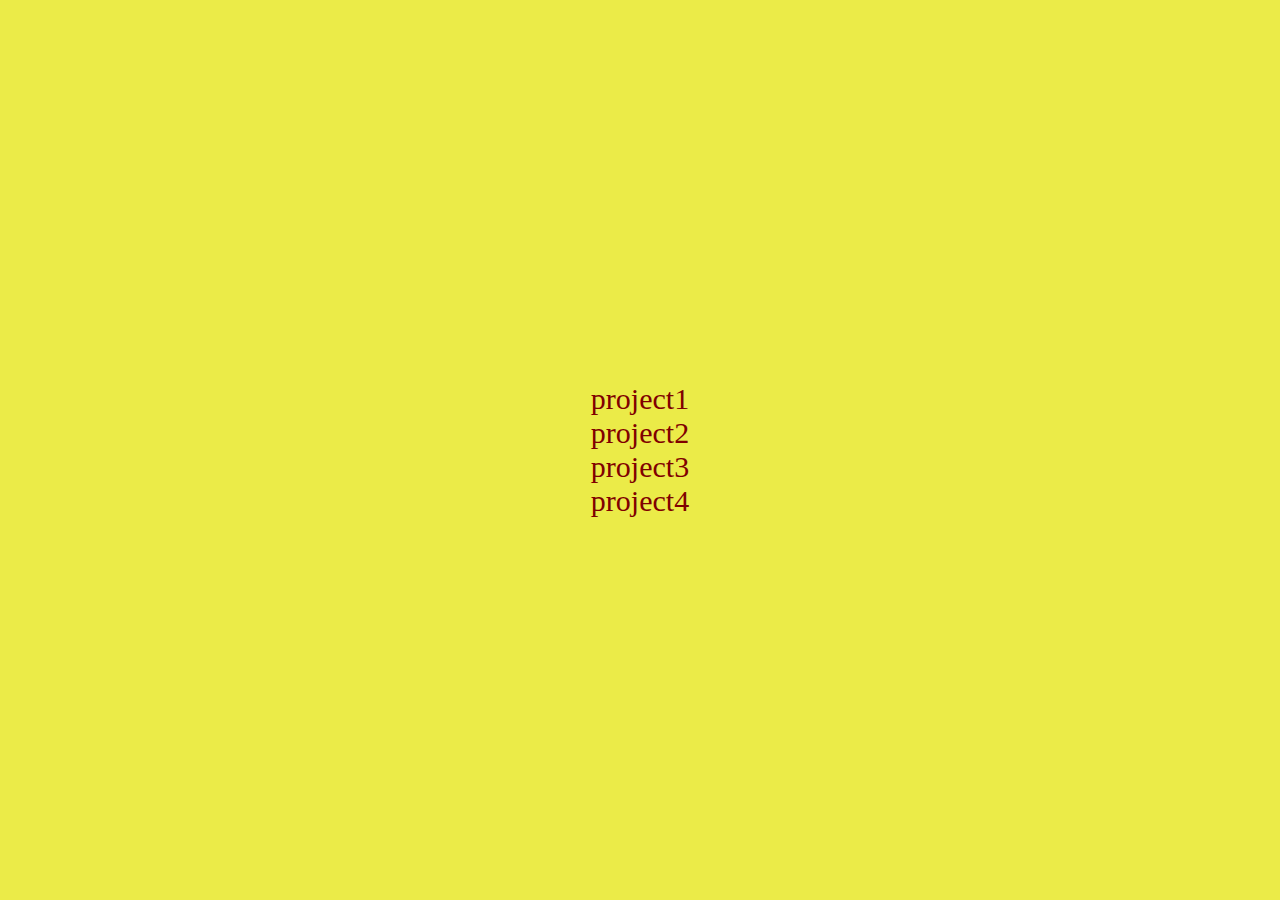
<file: index.html>
<!DOCTYPE html>
<html lang="en">
<head>
    <meta charset="UTF-8">
    <meta name="viewport" content="width=device-width, initial-scale=1.0">
    <title>Document</title>
    <link rel="stylesheet" href="home.css">
</head>
<body>
    <div class="main">
     <div class="list_item">
        <ul>
        <li>
            <a href="project1">project1</a>
        </li>
         <li>
            <a href="project2">project2</a>
         </li>
         <li>
            <a href="project3/">project3</a>
         </li>
         <li>
            <a href="project4/">project4</a>
         </li>

        </ul>
        

     </div>



    </div>
</body>
</html>
</file>
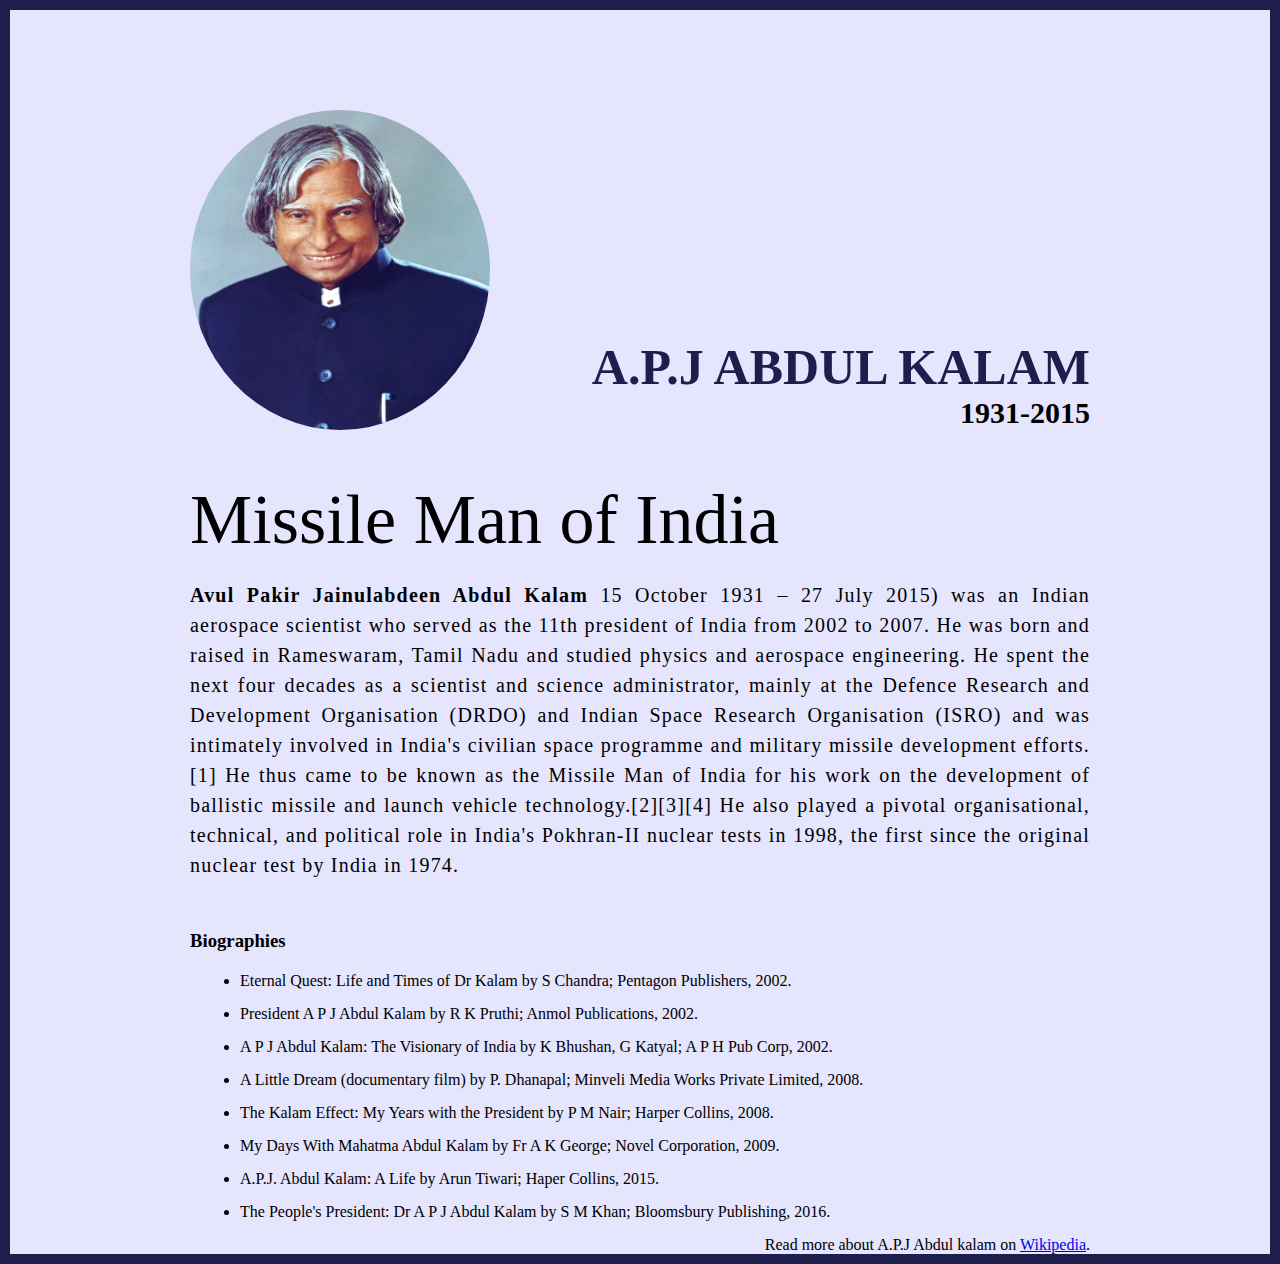
<file: project1/index.html>
<!DOCTYPE html>
<html lang="en">
<head>
    <meta charset="UTF-8">
    <meta name="viewport" content="width=device-width, initial-scale=1.0">
    <title>tribute website A.P.J abdul kalam</title>
    <link rel="stylesheet" href="style.css">
</head>
<body>
    <div class="container">
        <div class="content">
        <section class="top_section">
            <div class="image_container">
                <img src="image/A._P._J._Abdul_Kalam.jpg" alt="tribute">
            </div>
            <div>
                <h1>A.P.J Abdul Kalam</h1>
                <h4>1931-2015</h4>
            </div>
        </section>  
        <section class="about_section">
            <h2>Missile Man of India</h2>
            <p>
            <b>Avul Pakir Jainulabdeen Abdul Kalam</b> 15 October 1931 – 27 July
            2015) was an Indian aerospace scientist who served as the 11th
            president of India from 2002 to 2007. He was born and raised in
            Rameswaram, Tamil Nadu and studied physics and aerospace
            engineering. He spent the next four decades as a scientist and
            science administrator, mainly at the Defence Research and
            Development Organisation (DRDO) and Indian Space Research
            Organisation (ISRO) and was intimately involved in India's civilian
            space programme and military missile development efforts.[1] He thus
            came to be known as the Missile Man of India for his work on the
            development of ballistic missile and launch vehicle
            technology.[2][3][4] He also played a pivotal organisational,
            technical, and political role in India's Pokhran-II nuclear tests in
            1998, the first since the original nuclear test by India in 1974.
            </p>
        </section> 
        <section class="biography_section">
            <h3>Biographies </h3>
            <ul>
                <li>
                  Eternal Quest: Life and Times of Dr Kalam by S Chandra; Pentagon
                  Publishers, 2002.
                </li>
                <li>
                  President A P J Abdul Kalam by R K Pruthi; Anmol Publications,
                  2002.
                </li>
                <li>
                  A P J Abdul Kalam: The Visionary of India by K Bhushan, G Katyal;
                  A P H Pub Corp, 2002.
                </li>
                <li>
                  A Little Dream (documentary film) by P. Dhanapal; Minveli Media
                  Works Private Limited, 2008.
                </li>
                <li>
                  The Kalam Effect: My Years with the President by P M Nair; Harper
                  Collins, 2008.
                </li>
                <li>
                  My Days With Mahatma Abdul Kalam by Fr A K George; Novel
                  Corporation, 2009.
                </li>
                <li>
                  A.P.J. Abdul Kalam: A Life by Arun Tiwari; Haper Collins, 2015.
                </li>
                <li>
                  The People's President: Dr A P J Abdul Kalam by S M Khan;
                  Bloomsbury Publishing, 2016.
                </li>
              </ul>
        </section>    
        <footer>
          <p>Read more about A.P.J Abdul kalam on <a href="https://en.wikipedia.org/wiki/A._P._J._Abdul_Kalam">Wikipedia</a>.</p>
        </footer> 
    </div>
</div>
</body>
</html>
</file>
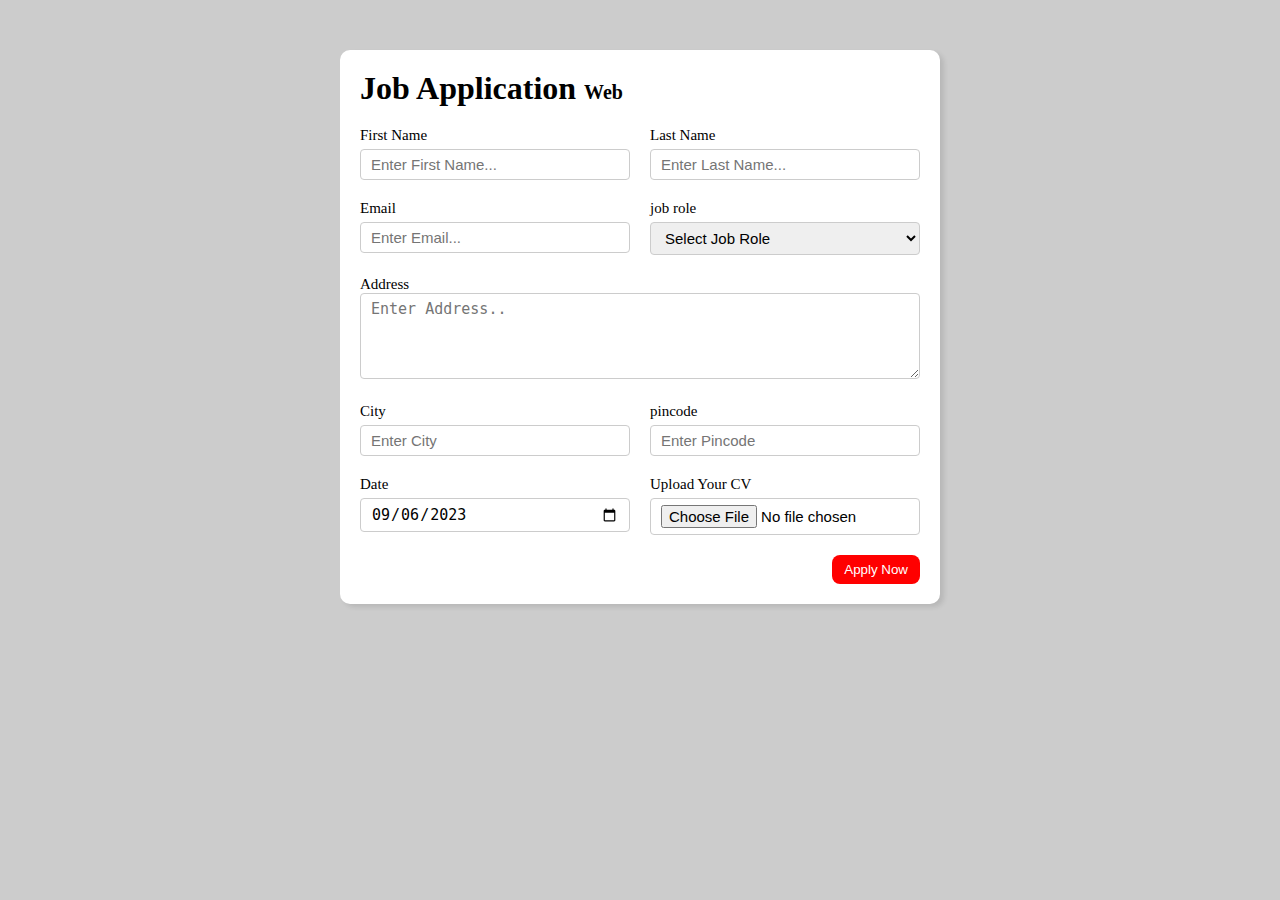
<file: project2/index.html>
<!DOCTYPE html>
<html lang="en">
<head>
    <meta charset="UTF-8">
    <meta name="viewport" content="width=device-width, initial-scale=1.0">
    <title>job application form</title>
    <link rel="stylesheet" href="style.css">
</head>
<body>
  <div class="container">
   <div class="apply_box">
<h1>
    Job Application
    <span class="title_small">Web</span>
</h1>
<form action="">
    <div class="form_container">
    <div class="form_control">
        <label for="first_name">First Name</label>
        <input type="text" id="first_name" name="first_name" placeholder="Enter First Name...">
    </div>

    <div class="form_control">
        <label for="last_name">Last Name</label>
        <input type="text" id="last_name" name="last_name" placeholder="Enter Last Name...">
    </div>

    <div class="form_control">
        <label for="email">Email</label>
        <input type="email" id="email" name="email" placeholder="Enter Email...">
    </div>
    <div class="form_control">
        <label for="job_role">job role</label>
        <select name="job_role" id="job_role">
        <option value="">Select Job Role</option>
        <option value="frontend">Frontend Developer</option>
        <option value="backend">Backend Developer</option>
        <option value="full_stack">Full Stack Developer</option>
        <option value="ui_ux">UI UX Designer</option>
        </select>
    </div>
    <div class="textarea_control">
        <label for="address">Address</label><br>
        <textarea name="address" id="address" cols="50" rows="4" placeholder="Enter Address.."></textarea>
    </div>
    <div class="form_control">
    <label for="city">City</label>
    <input id="city" name="city" placeholder="Enter City">
</div>
<div class="form_control">
    <label for="pincode">pincode</label>
    <input type="number" id="pincode" name="pincode" placeholder="Enter Pincode">
</div>
<div class="form_control">
    <label for="date">Date</label>
    <input value="2023-09-06"  type="date" id="date" name="date">
</div>
<div class="form_control">
    <label for="upload">Upload Your CV</label>
    <input type="file" id="upload" name="upload" placeholder="Upload CV">
</div>
    </div>
<div class="button_container">
    <button type="submit">Apply Now</button>
</div>
</form>

   </div>

  </div>  
</body>
</html>
</file>
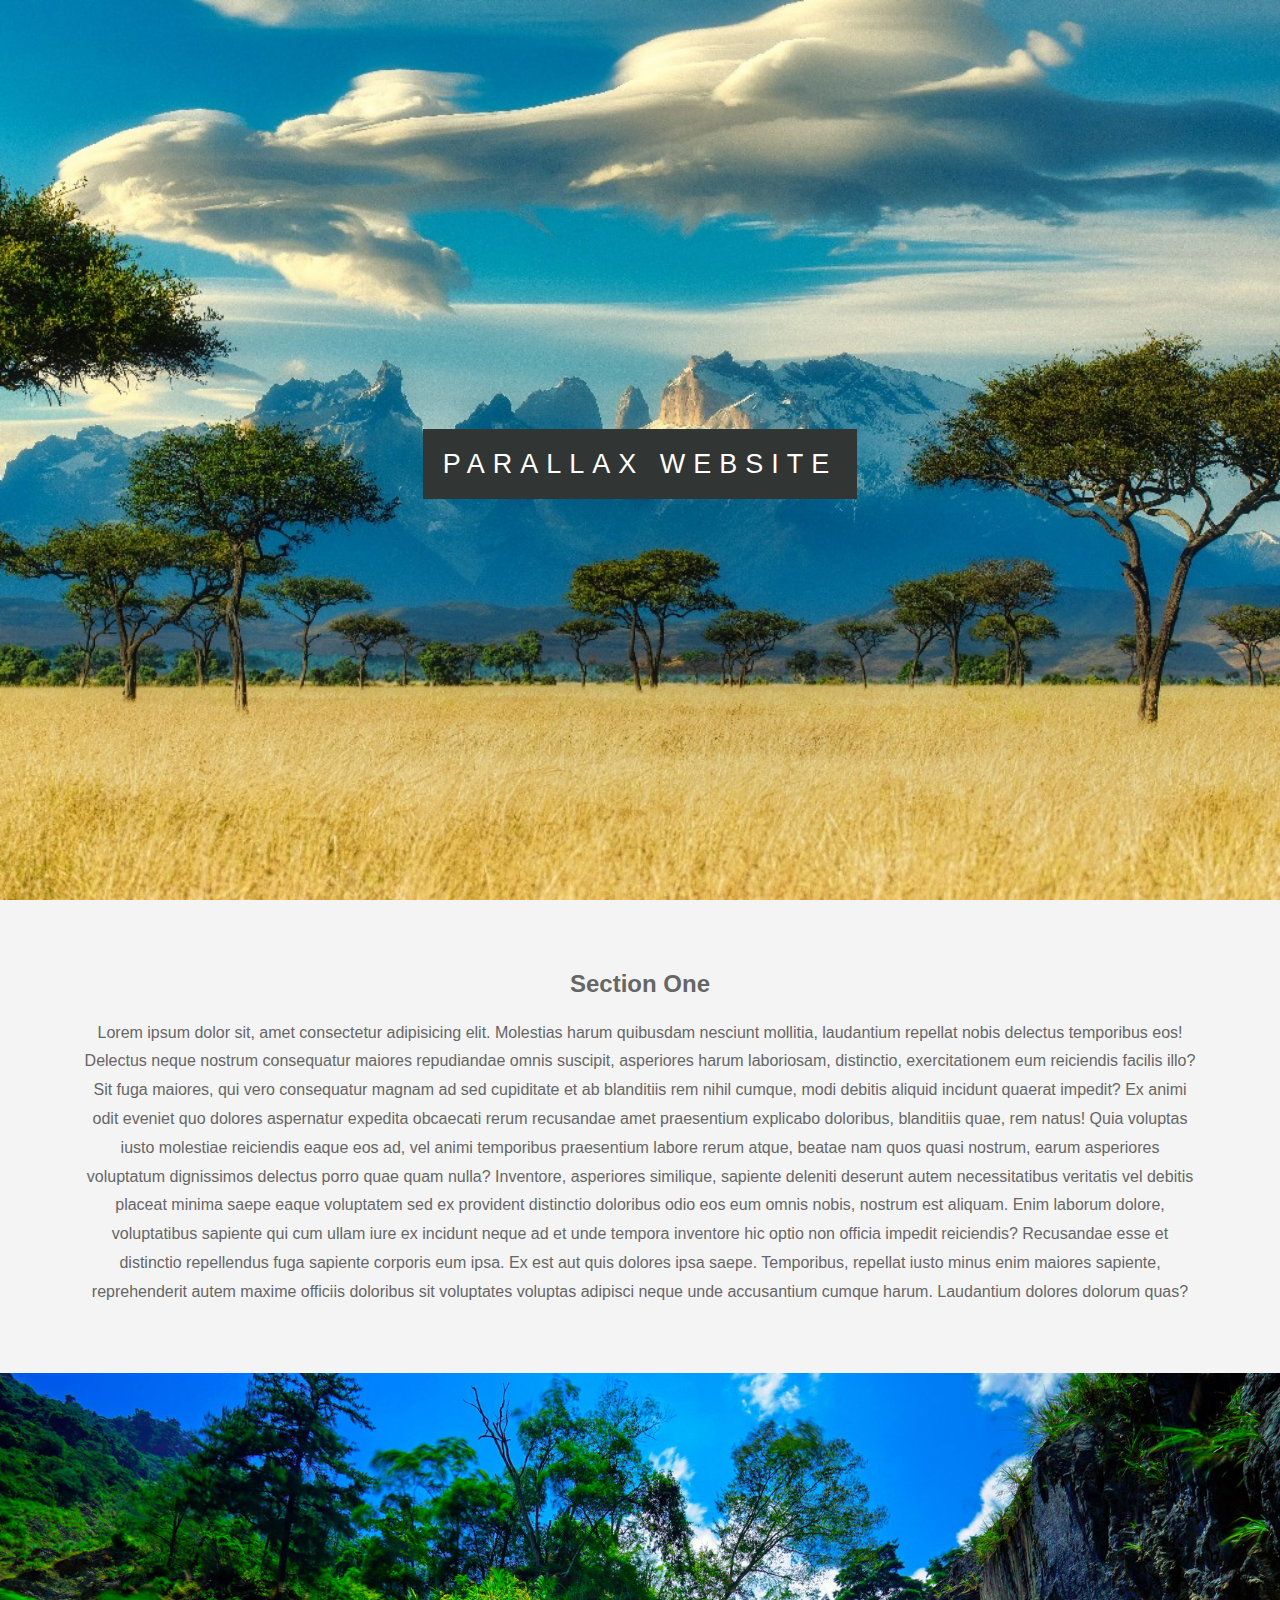
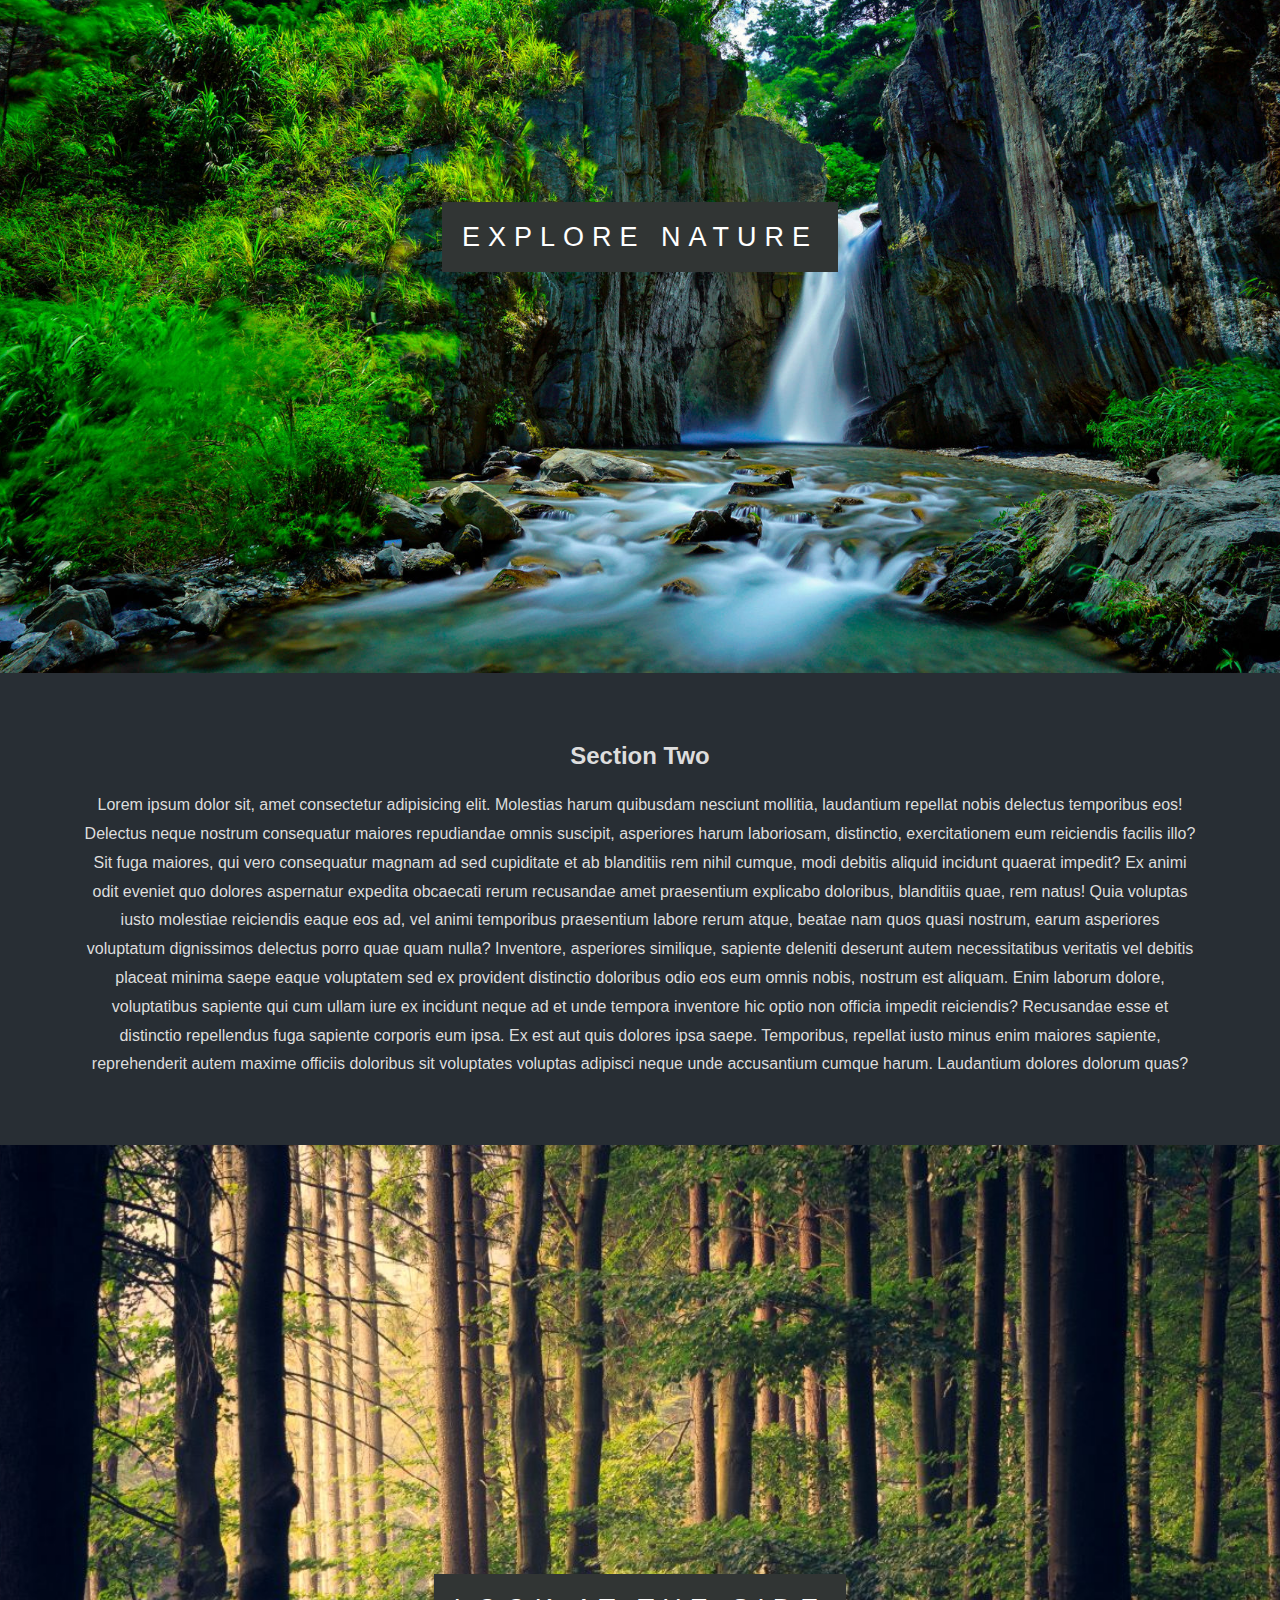
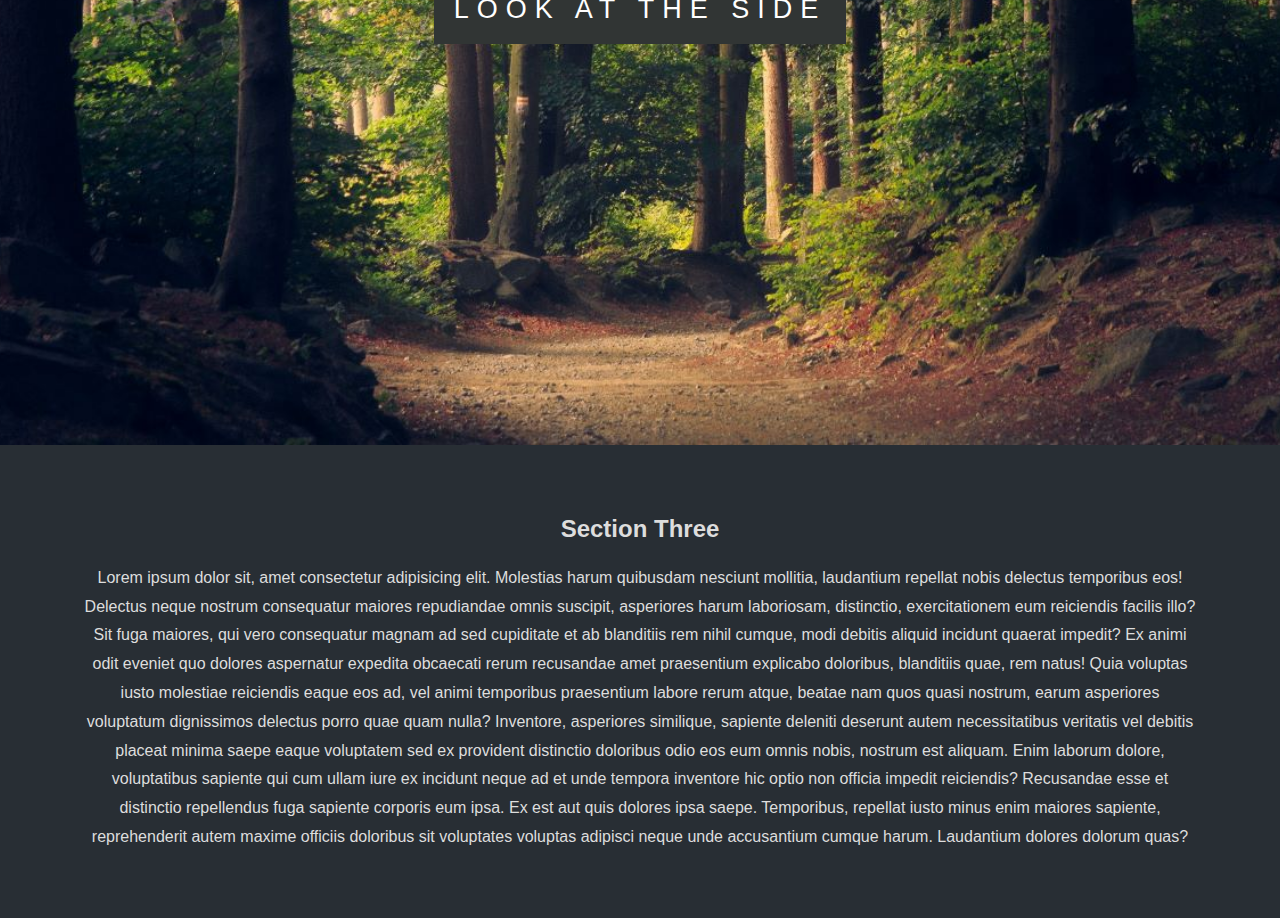
<file: project3/index.html>
<!DOCTYPE html>
<html lang="en">
<head>
    <meta charset="UTF-8">
    <meta name="viewport" content="width=device-width, initial-scale=1.0">
    <title>parallax website</title>
    <link rel="stylesheet" href="style.css">
</head>
<body>
 <section class="pimg1">
    <div class="ptext">
        <span class="textBg">
            parallax website
        </span>
    </div>
 </section>  
 <section class="section section-light">
    <h2>Section One</h2>
    <p>Lorem ipsum dolor sit, amet consectetur adipisicing elit. Molestias harum quibusdam nesciunt mollitia, laudantium repellat nobis delectus temporibus eos! Delectus neque nostrum consequatur maiores repudiandae omnis suscipit, asperiores harum laboriosam, distinctio, exercitationem eum reiciendis facilis illo? Sit fuga maiores, qui vero consequatur magnam ad sed cupiditate et ab blanditiis rem nihil cumque, modi debitis aliquid incidunt quaerat impedit? Ex animi odit eveniet quo dolores aspernatur expedita obcaecati rerum recusandae amet praesentium explicabo doloribus, blanditiis quae, rem natus! Quia voluptas iusto molestiae reiciendis eaque eos ad, vel animi temporibus praesentium labore rerum atque, beatae nam quos quasi nostrum, earum asperiores voluptatum dignissimos delectus porro quae quam nulla? Inventore, asperiores similique, sapiente deleniti deserunt autem necessitatibus veritatis vel debitis placeat minima saepe eaque voluptatem sed ex provident distinctio doloribus odio eos eum omnis nobis, nostrum est aliquam. Enim laborum dolore, voluptatibus sapiente qui cum ullam iure ex incidunt neque ad et unde tempora inventore hic optio non officia impedit reiciendis? Recusandae esse et distinctio repellendus fuga sapiente corporis eum ipsa. Ex est aut quis dolores ipsa saepe. Temporibus, repellat iusto minus enim maiores sapiente, reprehenderit autem maxime officiis doloribus sit voluptates voluptas adipisci neque unde accusantium cumque harum. Laudantium dolores dolorum quas?</p>
 </section> 
 
 <section class="pimg2">
    <div class="ptext">
        <span class="textBg">
            explore Nature
        </span>
    </div>
 </section>  
 <section class="section section-dark">
    <h2>Section Two</h2>
    <p>Lorem ipsum dolor sit, amet consectetur adipisicing elit. Molestias harum quibusdam nesciunt mollitia, laudantium repellat nobis delectus temporibus eos! Delectus neque nostrum consequatur maiores repudiandae omnis suscipit, asperiores harum laboriosam, distinctio, exercitationem eum reiciendis facilis illo? Sit fuga maiores, qui vero consequatur magnam ad sed cupiditate et ab blanditiis rem nihil cumque, modi debitis aliquid incidunt quaerat impedit? Ex animi odit eveniet quo dolores aspernatur expedita obcaecati rerum recusandae amet praesentium explicabo doloribus, blanditiis quae, rem natus! Quia voluptas iusto molestiae reiciendis eaque eos ad, vel animi temporibus praesentium labore rerum atque, beatae nam quos quasi nostrum, earum asperiores voluptatum dignissimos delectus porro quae quam nulla? Inventore, asperiores similique, sapiente deleniti deserunt autem necessitatibus veritatis vel debitis placeat minima saepe eaque voluptatem sed ex provident distinctio doloribus odio eos eum omnis nobis, nostrum est aliquam. Enim laborum dolore, voluptatibus sapiente qui cum ullam iure ex incidunt neque ad et unde tempora inventore hic optio non officia impedit reiciendis? Recusandae esse et distinctio repellendus fuga sapiente corporis eum ipsa. Ex est aut quis dolores ipsa saepe. Temporibus, repellat iusto minus enim maiores sapiente, reprehenderit autem maxime officiis doloribus sit voluptates voluptas adipisci neque unde accusantium cumque harum. Laudantium dolores dolorum quas?</p>
 </section>

 <section class="pimg3">
    <div class="ptext">
        <span class="textBg">
       Look At The Side     
        </span>
    </div>
 </section>  
 <section class="section section-three">
    <h2>Section Three</h2>
    <p>Lorem ipsum dolor sit, amet consectetur adipisicing elit. Molestias harum quibusdam nesciunt mollitia, laudantium repellat nobis delectus temporibus eos! Delectus neque nostrum consequatur maiores repudiandae omnis suscipit, asperiores harum laboriosam, distinctio, exercitationem eum reiciendis facilis illo? Sit fuga maiores, qui vero consequatur magnam ad sed cupiditate et ab blanditiis rem nihil cumque, modi debitis aliquid incidunt quaerat impedit? Ex animi odit eveniet quo dolores aspernatur expedita obcaecati rerum recusandae amet praesentium explicabo doloribus, blanditiis quae, rem natus! Quia voluptas iusto molestiae reiciendis eaque eos ad, vel animi temporibus praesentium labore rerum atque, beatae nam quos quasi nostrum, earum asperiores voluptatum dignissimos delectus porro quae quam nulla? Inventore, asperiores similique, sapiente deleniti deserunt autem necessitatibus veritatis vel debitis placeat minima saepe eaque voluptatem sed ex provident distinctio doloribus odio eos eum omnis nobis, nostrum est aliquam. Enim laborum dolore, voluptatibus sapiente qui cum ullam iure ex incidunt neque ad et unde tempora inventore hic optio non officia impedit reiciendis? Recusandae esse et distinctio repellendus fuga sapiente corporis eum ipsa. Ex est aut quis dolores ipsa saepe. Temporibus, repellat iusto minus enim maiores sapiente, reprehenderit autem maxime officiis doloribus sit voluptates voluptas adipisci neque unde accusantium cumque harum. Laudantium dolores dolorum quas?</p>
 </section>

</body>
</html>
</file>
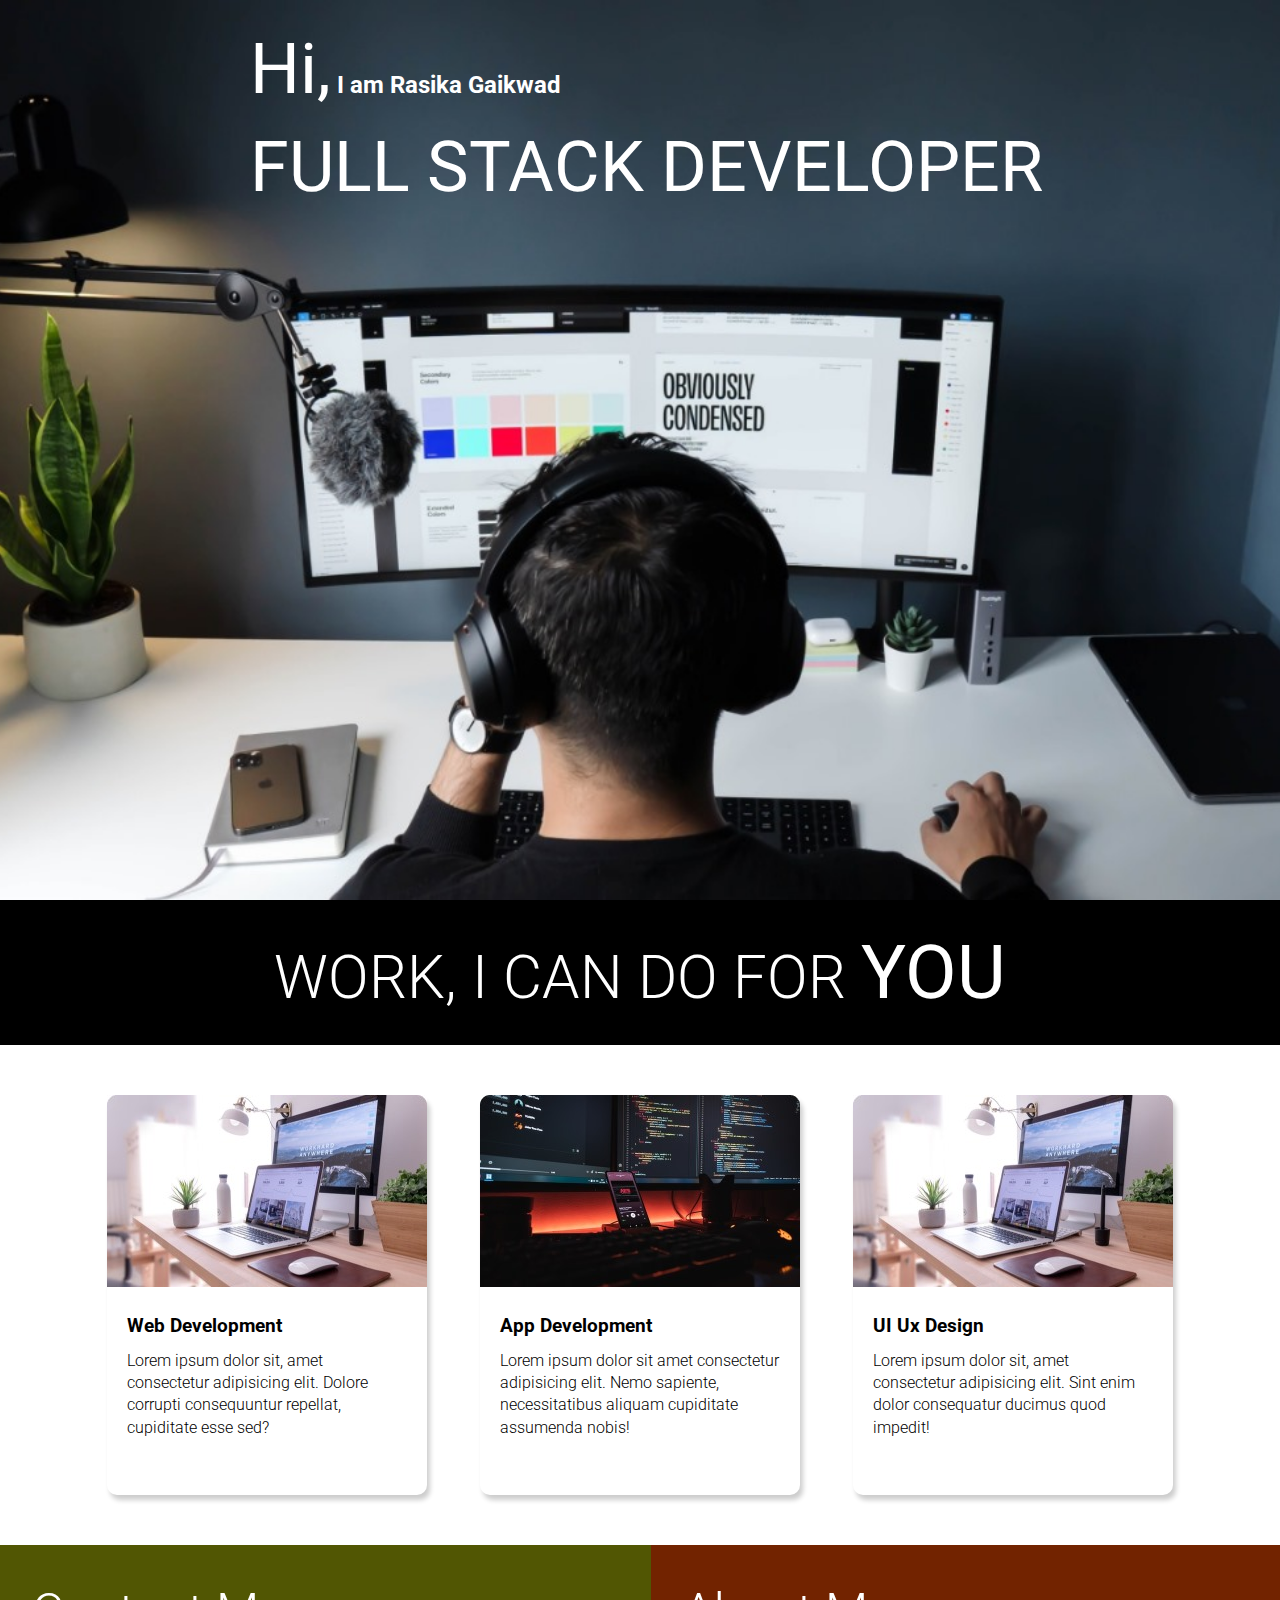
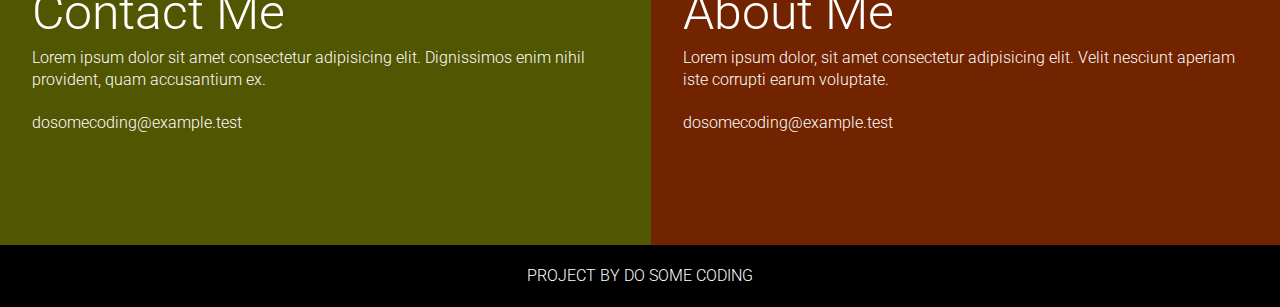
<file: project4/index.html>
<!DOCTYPE html>
<html lang="en">
<head>
    <meta charset="UTF-8">
    <meta name="viewport" content="width=device-width, initial-scale=1.0">
    <title>Developer Landing Page</title>
    <link rel="stylesheet" href="style.css">
</head>
<body>
    <section class="hero_section">                                                      
        <div class="text_container">
            <h2><span class="lg_text">Hi,</span> I am Rasika Gaikwad</h2>
            <h1 class="lg_text">FULL STACK DEVELOPER</h1>
        </div>
    </section>
    <section class="black_box">
     <h2>WORK, I CAN DO FOR <span>YOU</span></h2>
    </section>
    <section class="work">
        <div class="grid_item">
        <div class="card">
            <div class="img_container">
                <img src="./image/project4 card1.jpg" alt="Web development">
            </div>
            <div class="card_content">
                <h3>Web Development</h3>
                <p>Lorem ipsum dolor sit, amet consectetur adipisicing elit. Dolore corrupti consequuntur repellat, cupiditate esse sed?</p>
            </div>
        </div>
    </div>

    <div class="grid_item">
        <div class="card">
            <div class="img_container">
                <img src="./image/project4 card2.jpg" alt=" App development">
            </div>
            <div class="card_content">
                <h3> App Development</h3>
                <p>Lorem ipsum dolor sit amet consectetur adipisicing elit. Nemo sapiente, necessitatibus aliquam cupiditate assumenda nobis!</p>
            </div>
        </div>
    </div>
         
    
    <div class="grid_item">
      <div class="card">
            <div class="img_container">
                <img src="./image/project4 card1.jpg" alt="UI Ux Design">
            </div>
            <div class="card_content">
                <h3>UI Ux Design</h3>
                <p>Lorem ipsum dolor sit, amet consectetur adipisicing elit. Sint enim dolor consequatur ducimus quod impedit!</p>
            </div>
        </div>
    </div>

    </section>
    
    <section class="bottom_section">
        <div class="contact">
            <h2>Contact Me</h2>
            <p>Lorem ipsum dolor sit amet consectetur adipisicing elit. Dignissimos enim nihil provident, quam accusantium ex.</p>
            <p>dosomecoding@example.test</p>
        </div>
        <div class="about">
            <h2>About Me</h2>
            <p>Lorem ipsum dolor, sit amet consectetur adipisicing elit. Velit nesciunt aperiam iste corrupti earum voluptate.
             <p>dosomecoding@example.test</p>   
            </p>
        </div>
    </section>
    <footer>Project By do some coding</footer>
</body>
</html>
</file>
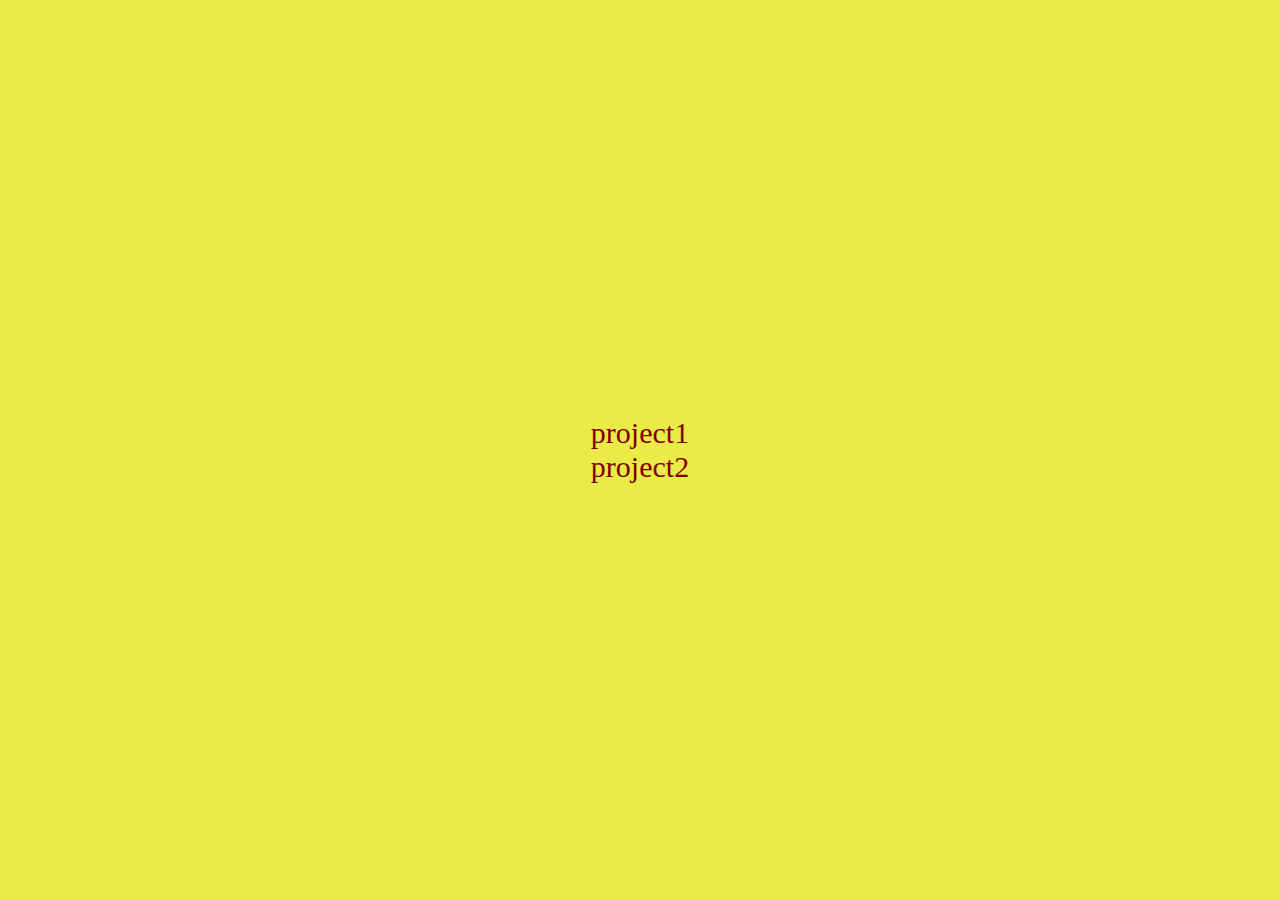
<file: home.html>
<!DOCTYPE html>
<html lang="en">
<head>
    <meta charset="UTF-8">
    <meta name="viewport" content="width=device-width, initial-scale=1.0">
    <title>Document</title>
    <link rel="stylesheet" href="home.css">
</head>
<body>
    <div class="main">
     <div class="list_item">
        <ul>
        <li>
            <a href="project1">project1</a>
        </li>
         <li>
            <a href="project2">project2</a>
         </li>

        </ul>
        

     </div>



    </div>
</body>
</html>
</file>
<file: home.css>
*{
    margin: 0;
    padding: 0;
}
.main{
    background-color: rgb(235, 235, 72);
    height: 100vh;
    display: flex;
    justify-content: center;
}

.list_item{
    display: flex;
    justify-content: center;
    align-items: center;
}

.list_item a{
    font-size: 30px;
    color: maroon;
    text-decoration: none;
}
.list_item ul li{
    list-style: none;
}
</file>
<file: project1/style.css>
*{
    margin: 0;
    padding: 0;
    box-sizing: border-box;
}

.container{
    background-color: #e5e5fd;
    min-height: 100vh;
    border: 10px solid #1d1e4c;
}
.content{
    max-width: 900px;
    margin: 0 auto;
}
.top_section{
    margin-top: 100px;
    display: flex;
    justify-content: space-between;
    align-items: flex-end;
}
 .top_section h1{
    font-size: 50px;
    font-weight: bold;
    color: #1d1e4c;
    text-transform: uppercase;
}
.top_section h4{
    text-align: end;
    font-size: 30px;
}
.image_container{
    border-radius: 50%;
    overflow: hidden;
}
.image_container,
img{
    width: 300px;
    height: 320px;

}
.about_section{
    margin-top: 50px;
}
.about_section h2{
    font-size: 70px;
    font-weight: 400;
    margin-bottom: 20px;
}
.about_section p{
    font-size: 20px;
    line-height: 30px;
    letter-spacing: 1.2px;
    text-align: justify;
}
.biography_section{
    margin-top: 50px ;
}
.biography_section h3{
    margin-bottom: 20px;
}
.biography_section ul{
    margin-left: 50px;
}
.biography_section li {
    margin-bottom: 15px;;
}
footer{
    margin-top: 50px 0;
}
footer p{
    text-align: end;
}
</file>
<file: project2/style.css>
*{
    margin: 0;
    padding:0;
    box-sizing: border-box;
}
body{
    background-color: #ccc;
}
.container{
    max-width: 900px;
    margin: 0 auto;

}
.apply_box{
max-width: 600px;
padding: 20px;
background-color: white;
margin: 0 auto;
margin-top: 50px;
box-shadow: 4px 3px 5px rgba( 1, 1, 1,0.1);
border-radius:10px;
}

.title_small{
    font-size: 20px;
}
.form_container{
    margin-top: 20px;
    display: grid;
    grid-template-columns: repeat(auto-fit, minmax(200px, 1fr));
    grid-gap: 20px;
}
.form_control{
    display: flex;
    flex-direction: column;

}
label{
    font-size: 15px;
    margin-bottom: 5px;
}
input,select,textarea{
    padding: 6px 10px;
    border: 1px solid #ccc;
    border-radius: 4px;
    font-size: 15px;
}
input:focus{
    outline-color: red;
}
.button_container{
   display: flex;
   justify-content: end;
   margin-top: 20px; 
}
button{
    background-color: red;
    border: transparent solid 2px;
    padding:  5px 10px;
    color: white;
    border-radius: 8px;
    transition: 0.3s ease-in;
}
button:hover{
    background-color: #ccc;
    border: 2px solid red;
    color: black;
    transition: 0.3s ease-out;
    cursor: pointer;

}
.textarea_control{
    grid-column: 1 / span 2;
}
.textarea_control textarea{
    width: 100%;
}
 @media(max-width:460px){
    .textarea_control{
        grid-column: 1 / span 1;
    } 
 }
</file>
<file: project3/style.css>
html,body{
    height: 100%;
    margin: 0;
    font-size: 16px;
    font-family: "lato",sans-serif;
    font-weight: 400;
    line-height: 1.8em;
    color: #666;
}
.pimg1{
    background-image: url("./images/image3.jpg");
    min-height: 100%;
}

.pimg2{
    background-image: url("./images/image4.jpg");
    min-height: 100%;
}

.pimg3{
    background-image: url("./images/woodland.jpg");
    min-height: 100%;
}



.pimg1,.pimg2,.pimg3{
    position: relative;
    background-position: center;
    background-repeat: no-repeat;
    background-size: cover;
}
.ptext{
    position: absolute;
    top: 50%;
    width: 100%;
    text-align: center;
    color: black;
    font-size: 27px;
    letter-spacing: 8px;
    text-transform: uppercase;
    background-attachment: fixed;
}  
.textBg{
    background: #313534;
    color: #fff;
    padding: 20px;
}
.section {
    padding: 50px 80px;
    text-align: center;

}
.section-light{
    background-color:#f4f4f4;
    color: #666;
}
.section-dark{
    background-color: #282e34;
    color: #ddd;
}
.section-three{
    background-color:#282e34;
    color: #ddd;
}
</file>
<file: project4/style.css>
@import url('https://fonts.googleapis.com/css2?family=Roboto:ital,wght@0,300;0,400;0,500;0,700;1,100;1,300;1,400;1,500&display=swap');

*{
     margin: 0;
    padding: 0;
    box-sizing: border-box;
}

html,body{
    line-height: 1.4;
    font-weight: 300;
    font-family: "Roboto",sans-serif;
}
.hero_section{
    background-image: url("./image/project\ 4\ img.jpg");
    min-height: 100vh;
    background-position: center;
    background-size: cover;
    background-repeat: no-repeat;
}
.text_container{
    color: white;
    max-width: 900px;
    margin: 0 auto;
    padding-top: 20px;
    padding-left: 60px;

}
.lg_text{
    font-size: 70px;
    font-weight: 400;

}
.black_box{
    background-color: black;
    padding: 20px;
}
.black_box h2{
    font-size: 60px;
    color: white;
    text-align: center;
    font-weight: 300;
    
}

.black_box h2 span{
    font-weight: 400;
    font-size: 75px;
}
.work{
    display: grid;
    grid-gap: 20px;
    grid-template-columns: repeat(auto-fit,minmax(320px,1fr));
    margin: 20px 0 ;
    max-width: 1100px;
    margin: 50px auto;
}

.grid_item{
    display: flex;
    justify-content: center;
    align-items: center;
}
.card{
    max-width: 320px;
    height: 400px;
    border-radius: 10px;
    box-shadow: 3px 5px 5px rgba(1, 1, 1,0.2);
    transition: 0.2s ease-in-out;

}

.card:hover{
 transform: scale(1.04);
 box-shadow: 3px 5px 5px rgba(1, 1, 1,0.3);
 transition: 0.2s ease-in-out;
}
.card_content{
    padding: 20px;
}
.card_content h3{
    margin-bottom: 10px;
}
.bottom_section{
    display: flex;
}

.contact{
    background-color: #515603;
}
.about{
    background-color: #722300;
}
.contact,.about{
    min-height: 300px;
    padding: 32px;
    color: white;
}
.contact h2,.about h2{
    font-size: 50px;
    font-weight: 300;
}

.contact p,.about p{
    margin-bottom: 20px;
}
footer{
    text-transform: uppercase;
    text-align: center;
    background-color: #000;
    padding: 20px;
    color: white;
}
@media(max-width:786px){
    .hero_section{
        min-height: 50vh;
    }
    .text_container{
        padding: 10px 0;
        text-align: center;
    }
    .lg_text{
        font-size: 30px;
    }
    .black_box h2{
        font-size: 24px;
    }
    .black_box h2 span{
        font-size: 32px;
        font-weight: 400;
    }
    .bottom_section{
        flex-direction: column;
    }
    h1{
        font-size: 32px;
    }
    .about h2, .contact h2{
        font-size: 32px;
    }
}
</file>
